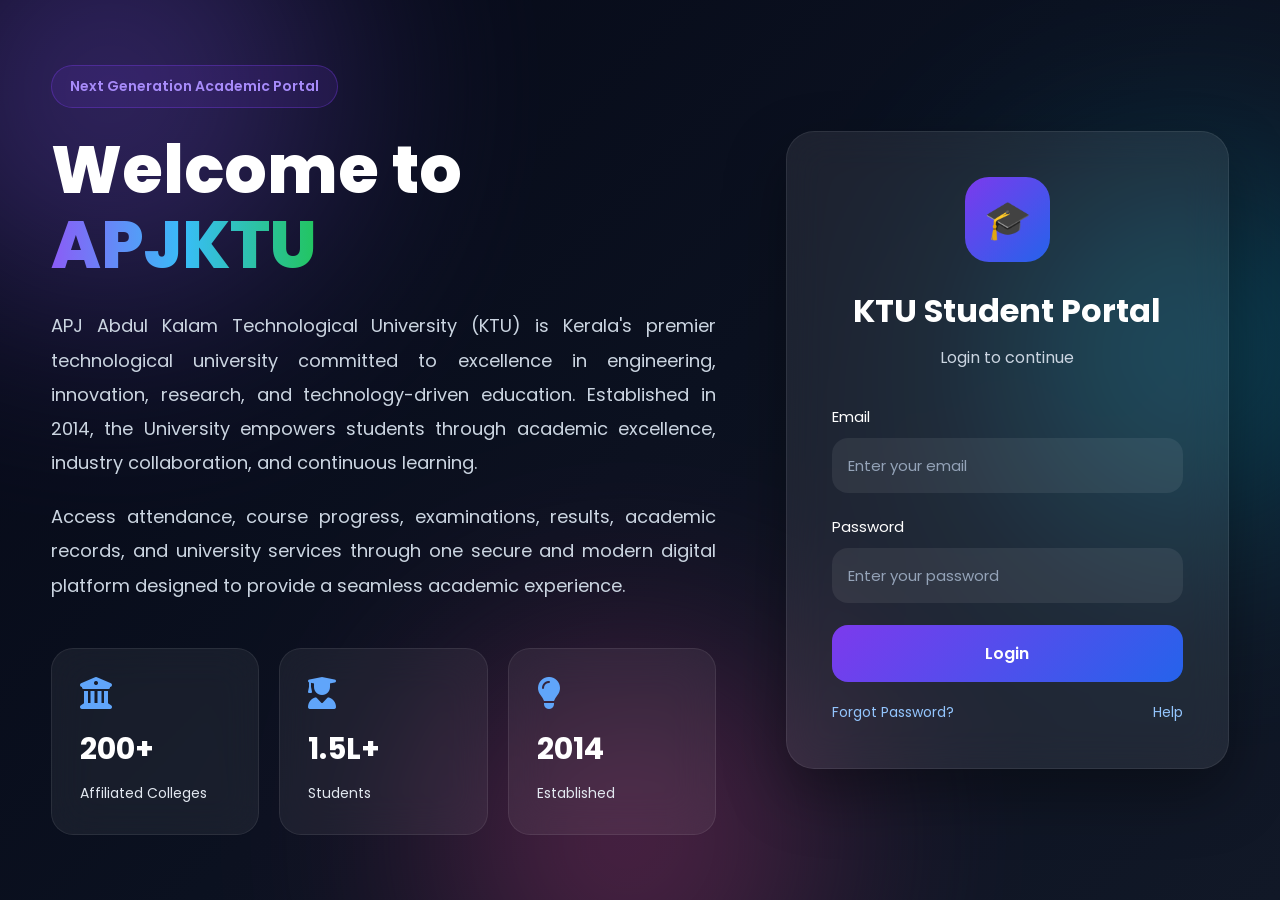
<file: index.html>
<!DOCTYPE html>
<html lang="en">

<head>

<meta charset="UTF-8">
<meta name="viewport" content="width=device-width,initial-scale=1.0">

<title>KTU Student Portal</title>

<link href="https://fonts.googleapis.com/css2?family=Poppins:wght@300;400;500;600;700;800&display=swap" rel="stylesheet">

<link rel="stylesheet"
href="https://cdnjs.cloudflare.com/ajax/libs/font-awesome/6.5.2/css/all.min.css">

<style>

*{
margin:0;
padding:0;
box-sizing:border-box;
font-family:'Poppins',sans-serif;
}

html{
scroll-behavior:smooth;
}

body{

background:#050816;
overflow:hidden;
height:100vh;
display:flex;
justify-content:center;
align-items:center;
color:white;

}

/*=============================
        AURORA
=============================*/

.aurora{

position:fixed;
inset:0;
overflow:hidden;
z-index:-2;

background:
linear-gradient(135deg,#050816,#0B1120,#111827);

}

.blob{

position:absolute;
border-radius:50%;
filter:blur(120px);
opacity:.35;
animation:float 15s infinite ease-in-out;

}

.b1{

width:420px;
height:420px;
background:#8B5CF6;
top:-120px;
left:-100px;

}

.b2{

width:340px;
height:340px;
background:#06B6D4;
right:-80px;
top:180px;

}

.b3{

width:360px;
height:360px;
background:#EC4899;
bottom:-120px;
left:35%;

}

@keyframes float{

0%{transform:translateY(0);}
50%{transform:translateY(-40px);}
100%{transform:translateY(0);}

}

/*=============================
        MAIN CONTAINER
=============================*/

.container{

width:92%;
max-width:1500px;

display:grid;

grid-template-columns:1.35fr .9fr;

gap:70px;

align-items:center;

}

/*=============================
        LEFT PANEL
=============================*/

.left{

animation:fadeLeft .8s ease;

}

.tag{

display:inline-block;

padding:10px 18px;

border-radius:50px;

background:rgba(124,58,237,.12);

border:1px solid rgba(124,58,237,.35);

color:#A78BFA;

font-size:14px;

font-weight:600;

margin-bottom:25px;

}

.left h1{

font-size:66px;

line-height:1.15;

margin-bottom:25px;

font-weight:800;

}

.left h1 span{

background:
linear-gradient(90deg,#8B5CF6,#38BDF8,#22C55E);

-webkit-background-clip:text;
-webkit-text-fill-color:transparent;

}

.left p{

font-size:18px;

line-height:1.9;

color:#CBD5E1;

margin-bottom:20px;

max-width:720px;

text-align:justify;

}

/*=============================
      MINI CARDS
=============================*/

.cards{

display:grid;

grid-template-columns:repeat(3,1fr);

gap:20px;

margin-top:45px;

}

.card{

padding:28px;

background:rgba(255,255,255,.06);

border:1px solid rgba(255,255,255,.08);

backdrop-filter:blur(20px);

border-radius:22px;

transition:.35s;

}

.card:hover{

transform:translateY(-8px);

background:
linear-gradient(135deg,#7C3AED,#2563EB);

box-shadow:

0 15px 40px rgba(124,58,237,.35);

}

.card i{

font-size:32px;

margin-bottom:18px;

color:#60A5FA;

}

.card h2{

font-size:30px;

margin-bottom:8px;

}

.card p{

font-size:14px;

margin:0;

color:#E2E8F0;

}

/*=============================
      LOGIN BOX
=============================*/

.login{

padding:45px;

background:rgba(255,255,255,.08);

backdrop-filter:blur(20px);

border:1px solid rgba(255,255,255,.08);

border-radius:28px;

box-shadow:0 25px 60px rgba(0,0,0,.35);

animation:fadeRight .8s ease;

}

.logo{

width:85px;

height:85px;

margin:auto;

border-radius:24px;

display:flex;

justify-content:center;

align-items:center;

background:
linear-gradient(135deg,#7C3AED,#2563EB);

font-size:38px;

margin-bottom:25px;

}

.login h2{

text-align:center;

font-size:32px;

margin-bottom:10px;

}

.subtitle{

text-align:center;

color:#CBD5E1;

margin-bottom:35px;

}

.input{

margin-bottom:22px;

}

.input label{

display:block;

margin-bottom:10px;

font-size:15px;

}

.input input{

width:100%;

padding:16px;

border:none;

outline:none;

border-radius:16px;

background:rgba(255,255,255,.07);

color:white;

font-size:15px;

}

.input input::placeholder{

color:#94A3B8;

}
.login button{

width:100%;

padding:16px;

border:none;

border-radius:16px;

font-size:16px;

font-weight:600;

cursor:pointer;

color:white;

background:linear-gradient(135deg,#7C3AED,#2563EB);

transition:.35s;

}

.login button:hover{

transform:translateY(-5px);

box-shadow:0 20px 40px rgba(124,58,237,.4);

}

.extra{

margin-top:20px;

display:flex;

justify-content:space-between;

font-size:14px;

}

.extra a{

color:#93C5FD;

text-decoration:none;

transition:.3s;

}

.extra a:hover{

color:white;

}

@keyframes fadeLeft{

from{

opacity:0;

transform:translateX(-50px);

}

to{

opacity:1;

transform:translateX(0);

}

}

@keyframes fadeRight{

from{

opacity:0;

transform:translateX(50px);

}

to{

opacity:1;

transform:translateX(0);

}

}

@media(max-width:1100px){

.container{

grid-template-columns:1fr;

}

.left{

display:none;

}

.login{

max-width:450px;

margin:auto;

}

}

@media(max-width:600px){

.login{

padding:30px;

}

.login h2{

font-size:28px;

}

.logo{

width:70px;

height:70px;

font-size:32px;

}

}

</style>

</head>

<body>

<div class="aurora">

<div class="blob b1"></div>

<div class="blob b2"></div>

<div class="blob b3"></div>

</div>

<div class="container">

<div class="left">

<span class="tag">

Next Generation Academic Portal

</span>

<h1>

Welcome to 

<span>APJKTU</span>

</h1>

<p>

APJ Abdul Kalam Technological University (KTU) is Kerala's premier technological university committed to excellence in engineering, innovation, research, and technology-driven education. Established in 2014, the University empowers students through academic excellence, industry collaboration, and continuous learning.

</p>

<p>

Access attendance, course progress, examinations, results, academic records, and university services through one secure and modern digital platform designed to provide a seamless academic experience.

</p>

<div class="cards">

<div class="card">

<i class="fa-solid fa-building-columns"></i>

<h2>200+</h2>

<p>Affiliated Colleges</p>

</div>

<div class="card">

<i class="fa-solid fa-user-graduate"></i>

<h2>1.5L+</h2>

<p>Students</p>

</div>

<div class="card">

<i class="fa-solid fa-lightbulb"></i>

<h2>2014</h2>

<p>Established</p>

</div>

</div>

</div>

<div class="login">

<div class="logo">

🎓

</div>

<h2>KTU Student Portal</h2>

<p class="subtitle">

Login to continue

</p>

<form id="loginForm">

<div class="input">

<label>Email</label>

<input
type="email"
id="email"
placeholder="Enter your email"
required>

</div>

<div class="input">

<label>Password</label>

<input
type="password"
id="password"
placeholder="Enter your password"
required>

</div>

<button type="submit">

Login

</button>

<div class="extra">

<a href="#">

Forgot Password?

</a>

<a href="dashboard.html">

Help

</a>

</div>

</form>

</div>

</div>
<script>

document.getElementById("loginForm").addEventListener("submit", function(e){

    e.preventDefault();

    const email = document.getElementById("email").value.trim();
    const password = document.getElementById("password").value.trim();

    if(email === "" || password === ""){

        alert("Please enter Email and Password.");
        return;

    }

    // Save login status
    localStorage.setItem("isLoggedIn","true");

    // Redirect to dashboard
    window.location.href = "dashboard.html";

});

</script>

</body>


</html>
</file>
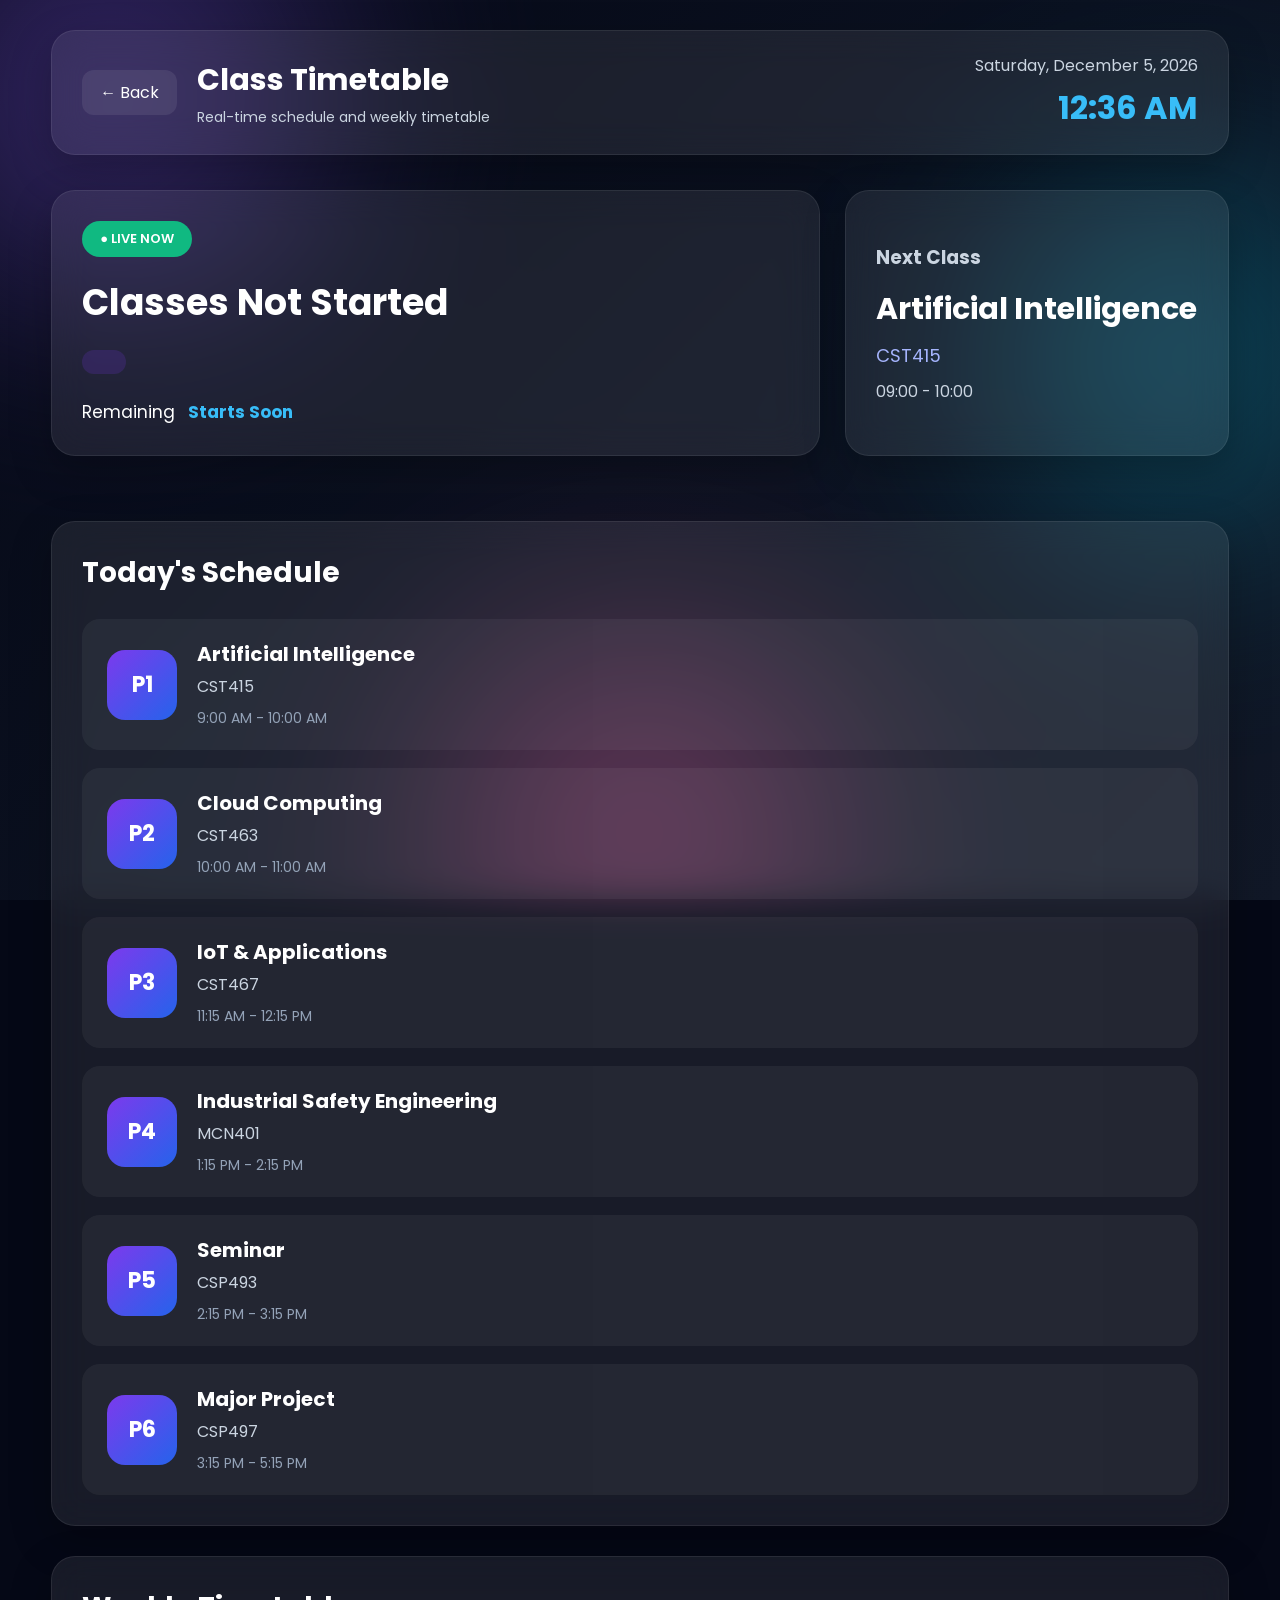
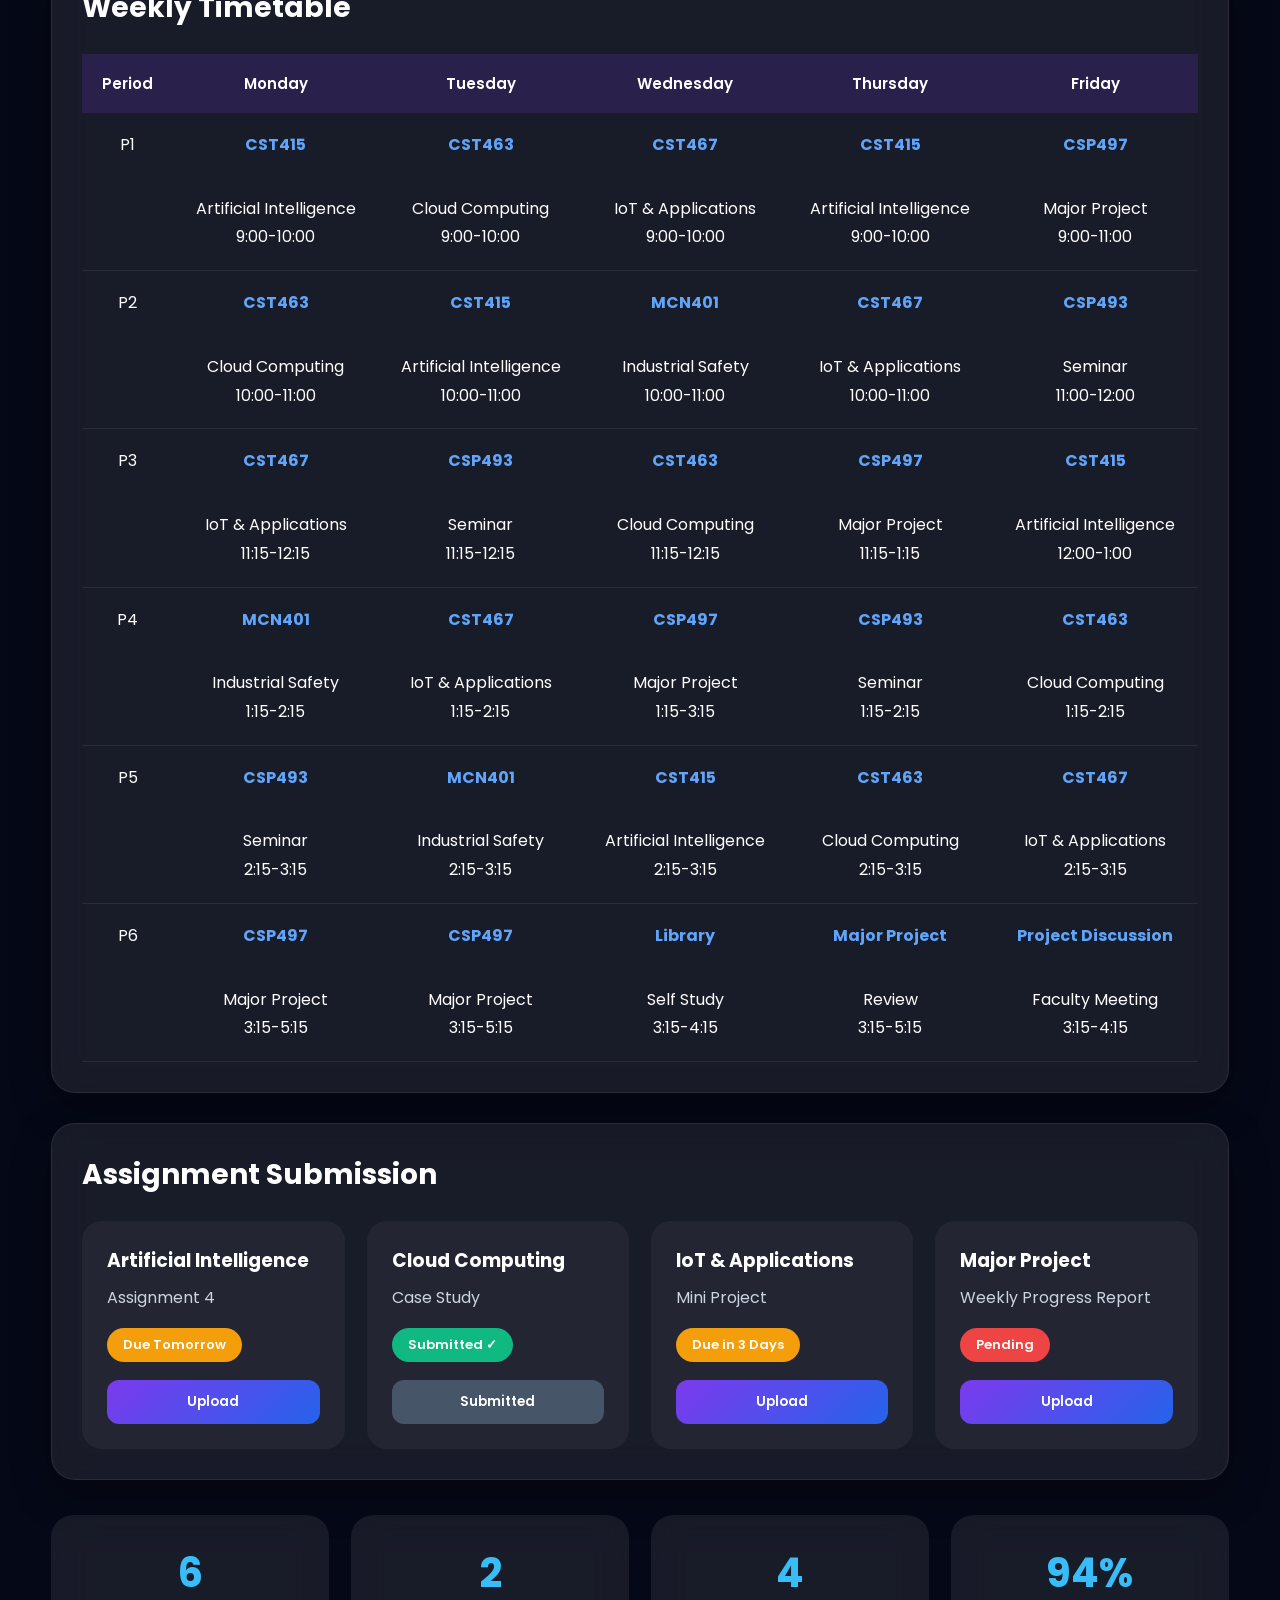
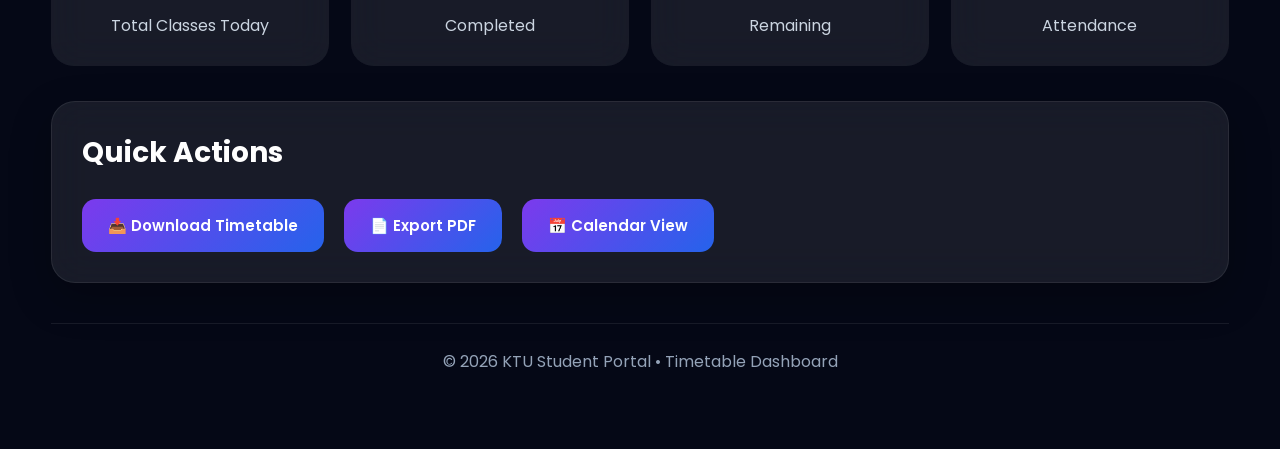
<file: timetable.html>
<!DOCTYPE html>
<html lang="en">

<head>

<meta charset="UTF-8">
<meta name="viewport" content="width=device-width, initial-scale=1.0">

<title>Timetable | KTU Student Portal</title>

<link rel="preconnect" href="https://fonts.googleapis.com">
<link rel="preconnect" href="https://fonts.gstatic.com" crossorigin>

<link href="https://fonts.googleapis.com/css2?family=Poppins:wght@300;400;500;600;700;800&display=swap" rel="stylesheet">

<link rel="stylesheet" href="timetable.css">

</head>

<body>

<!-- Background -->

<div class="aurora">
<div class="blob b1"></div>
<div class="blob b2"></div>
<div class="blob b3"></div>
</div>

<div class="container">

<!-- HEADER -->

<header>

<div class="header-left">

<a href="dashboard.html" class="back-btn">← Back</a>

<div>

<h2>Class Timetable</h2>

<p>Real-time schedule and weekly timetable</p>

</div>

</div>

<div class="clock-card">

<div id="liveDate"></div>

<h2 id="liveClock">10:45 AM</h2>

</div>

</header>

<!-- TODAY OVERVIEW -->

<section class="overview">

<div class="glass current-class">

<span class="status">● LIVE NOW</span>

<h3 id="currentSubject">

Artificial Intelligence

</h3>

<p id="currentCode">

CST415

</p>

<div class="time-box">

<span id="currentTime">

9:00 AM - 10:00 AM

</span>

</div>

<div class="countdown">

Remaining

<strong id="remainingTime">

18 mins

</strong>

</div>

</div>

<div class="glass next-class">

<h3>Next Class</h3>

<h2 id="nextSubject">

Cloud Computing

</h2>

<p id="nextCode">

CST463

</p>

<span id="nextTime">

10:00 AM - 11:00 AM

</span>

</div>

</section>

<!-- TODAY TIMELINE -->

<section class="glass">

<div class="section-title">

<h2>Today's Schedule</h2>

</div>

<div class="timeline">

<div class="timeline-card live">

<div class="period">

P1

</div>

<div class="details">

<h3>Artificial Intelligence</h3>

<p>CST415</p>

<span>9:00 AM - 10:00 AM</span>

</div>

<div class="indicator">

Current

</div>

</div>

<div class="timeline-card">

<div class="period">

P2

</div>

<div class="details">

<h3>Cloud Computing</h3>

<p>CST463</p>

<span>10:00 AM - 11:00 AM</span>

</div>

</div>

<div class="timeline-card">

<div class="period">

P3

</div>

<div class="details">

<h3>IoT & Applications</h3>

<p>CST467</p>

<span>11:15 AM - 12:15 PM</span>

</div>

</div>

<div class="timeline-card">

<div class="period">

P4

</div>

<div class="details">

<h3>Industrial Safety Engineering</h3>

<p>MCN401</p>

<span>1:15 PM - 2:15 PM</span>

</div>

</div>

<div class="timeline-card">

<div class="period">

P5

</div>

<div class="details">

<h3>Seminar</h3>

<p>CSP493</p>

<span>2:15 PM - 3:15 PM</span>

</div>

</div>

<div class="timeline-card">

<div class="period">

P6

</div>

<div class="details">

<h3>Major Project</h3>

<p>CSP497</p>

<span>3:15 PM - 5:15 PM</span>

</div>

</div>

</div>

</section>

<!-- WEEKLY TIMETABLE -->

<section class="glass">

<div class="section-title">

<h2>Weekly Timetable</h2>

</div>

<div class="table-wrapper">

<table class="timetable">

<tr>

<th>Period</th>

<th>Monday</th>

<th>Tuesday</th>

<th>Wednesday</th>

<th>Thursday</th>

<th>Friday</th>

</tr>

<tr>

<td>P1</td>

<td>

<strong>CST415</strong><br>

Artificial Intelligence<br>

9:00-10:00

</td>

<td>

<strong>CST463</strong><br>

Cloud Computing<br>

9:00-10:00

</td>

<td>

<strong>CST467</strong><br>

IoT & Applications<br>

9:00-10:00

</td>

<td>

<strong>CST415</strong><br>

Artificial Intelligence<br>

9:00-10:00

</td>

<td>

<strong>CSP497</strong><br>

Major Project<br>

9:00-11:00

</td>

</tr>

<tr>

<td>P2</td>

<td>

<strong>CST463</strong><br>

Cloud Computing<br>

10:00-11:00

</td>

<td>

<strong>CST415</strong><br>

Artificial Intelligence<br>

10:00-11:00

</td>

<td>

<strong>MCN401</strong><br>

Industrial Safety<br>

10:00-11:00

</td>

<td>

<strong>CST467</strong><br>

IoT & Applications<br>

10:00-11:00

</td>

<td>

<strong>CSP493</strong><br>

Seminar<br>

11:00-12:00

</td>

</tr>
<tr>

<td>P3</td>

<td>

<strong>CST467</strong><br>
IoT & Applications<br>
11:15-12:15

</td>

<td>

<strong>CSP493</strong><br>
Seminar<br>
11:15-12:15

</td>

<td>

<strong>CST463</strong><br>
Cloud Computing<br>
11:15-12:15

</td>

<td>

<strong>CSP497</strong><br>
Major Project<br>
11:15-1:15

</td>

<td>

<strong>CST415</strong><br>
Artificial Intelligence<br>
12:00-1:00

</td>

</tr>

<tr>

<td>P4</td>

<td>

<strong>MCN401</strong><br>
Industrial Safety<br>
1:15-2:15

</td>

<td>

<strong>CST467</strong><br>
IoT & Applications<br>
1:15-2:15

</td>

<td>

<strong>CSP497</strong><br>
Major Project<br>
1:15-3:15

</td>

<td>

<strong>CSP493</strong><br>
Seminar<br>
1:15-2:15

</td>

<td>

<strong>CST463</strong><br>
Cloud Computing<br>
1:15-2:15

</td>

</tr>

<tr>

<td>P5</td>

<td>

<strong>CSP493</strong><br>
Seminar<br>
2:15-3:15

</td>

<td>

<strong>MCN401</strong><br>
Industrial Safety<br>
2:15-3:15

</td>

<td>

<strong>CST415</strong><br>
Artificial Intelligence<br>
2:15-3:15

</td>

<td>

<strong>CST463</strong><br>
Cloud Computing<br>
2:15-3:15

</td>

<td>

<strong>CST467</strong><br>
IoT & Applications<br>
2:15-3:15

</td>

</tr>

<tr>

<td>P6</td>

<td>

<strong>CSP497</strong><br>
Major Project<br>
3:15-5:15

</td>

<td>

<strong>CSP497</strong><br>
Major Project<br>
3:15-5:15

</td>

<td>

<strong>Library</strong><br>
Self Study<br>
3:15-4:15

</td>

<td>

<strong>Major Project</strong><br>
Review<br>
3:15-5:15

</td>

<td>

<strong>Project Discussion</strong><br>
Faculty Meeting<br>
3:15-4:15

</td>

</tr>

</table>

</div>

</section>

<!-- ASSIGNMENT SUBMISSION -->

<section class="glass">

<div class="section-title">

<h2>Assignment Submission</h2>

</div>

<div class="assignment-grid">

<div class="assignment-card">

<h3>Artificial Intelligence</h3>

<p>Assignment 4</p>

<span class="due">Due Tomorrow</span>

<button>Upload</button>

</div>

<div class="assignment-card">

<h3>Cloud Computing</h3>

<p>Case Study</p>

<span class="submitted">Submitted ✓</span>

<button disabled>Submitted</button>

</div>

<div class="assignment-card">

<h3>IoT & Applications</h3>

<p>Mini Project</p>

<span class="due">Due in 3 Days</span>

<button>Upload</button>

</div>

<div class="assignment-card">

<h3>Major Project</h3>

<p>Weekly Progress Report</p>

<span class="pending">Pending</span>

<button>Upload</button>

</div>

</div>

</section>

<!-- TODAY'S STATISTICS -->

<section class="stats">

<div class="stat-card">

<h2>6</h2>

<p>Total Classes Today</p>

</div>

<div class="stat-card">

<h2>2</h2>

<p>Completed</p>

</div>

<div class="stat-card">

<h2>4</h2>

<p>Remaining</p>

</div>

<div class="stat-card">

<h2>94%</h2>

<p>Attendance</p>

</div>

</section>

<!-- QUICK ACTIONS -->

<section class="glass">

<div class="section-title">

<h2>Quick Actions</h2>

</div>

<div class="actions">

<button>📥 Download Timetable</button>

<button>📄 Export PDF</button>

<button>📅 Calendar View</button>

</div>

</section>

<footer>

<p>

© 2026 KTU Student Portal • Timetable Dashboard

</p>

</footer>

</div>

<script src="timetable.js"></script>

</body>

</html>
</file>
<file: timetable.css>
/*=========================================
        GOOGLE FONT & RESET
=========================================*/

@import url('https://fonts.googleapis.com/css2?family=Poppins:wght@300;400;500;600;700;800&display=swap');

*{
margin:0;
padding:0;
box-sizing:border-box;
font-family:'Poppins',sans-serif;
}

html{
scroll-behavior:smooth;
}

body{
background:#050816;
color:#fff;
overflow-x:hidden;
animation:fadePage .8s ease;
}

/*=========================================
        AURORA BACKGROUND
=========================================*/

.aurora{
position:fixed;
inset:0;
z-index:-2;
background:linear-gradient(135deg,#050816,#0B1120,#111827);
overflow:hidden;
}

.blob{
position:absolute;
border-radius:50%;
filter:blur(120px);
opacity:.35;
animation:float 15s ease-in-out infinite;
}

.b1{
width:420px;
height:420px;
background:#8B5CF6;
top:-120px;
left:-100px;
}

.b2{
width:350px;
height:350px;
background:#06B6D4;
top:180px;
right:-80px;
}

.b3{
width:380px;
height:380px;
background:#EC4899;
bottom:-120px;
left:35%;
}

@keyframes float{

0%{
transform:translateY(0);
}

50%{
transform:translateY(-35px);
}

100%{
transform:translateY(0);
}

}

/*=========================================
        CONTAINER
=========================================*/

.container{
width:92%;
max-width:1500px;
margin:auto;
padding:30px 0 50px;
}

/*=========================================
        GLASS EFFECT
=========================================*/

.glass,
header{

background:rgba(255,255,255,.08);
backdrop-filter:blur(18px);
border:1px solid rgba(255,255,255,.08);
box-shadow:0 15px 40px rgba(0,0,0,.25);

}

/*=========================================
        HEADER
=========================================*/

header{

display:flex;
justify-content:space-between;
align-items:center;
padding:22px 30px;
border-radius:24px;
margin-bottom:35px;

}

.header-left{

display:flex;
align-items:center;
gap:20px;

}

.back-btn{

text-decoration:none;
color:white;
padding:10px 18px;
border-radius:12px;
background:rgba(255,255,255,.08);
transition:.3s;

}

.back-btn:hover{

background:#7C3AED;

}

.header-left h2{

font-size:30px;
font-weight:700;

}

.header-left p{

color:#CBD5E1;
font-size:14px;
margin-top:4px;

}

.clock-card{

text-align:right;

}

.clock-card h2{

font-size:32px;
color:#38BDF8;

}

#liveDate{

color:#CBD5E1;
margin-bottom:6px;

}

/*=========================================
        TODAY OVERVIEW
=========================================*/

.overview{

display:grid;
grid-template-columns:2fr 1fr;
gap:25px;
margin-bottom:35px;

}

.current-class,
.next-class{

padding:35px;
border-radius:24px;

}

.status{

display:inline-block;
padding:8px 18px;
background:#10B981;
border-radius:30px;
font-size:13px;
font-weight:600;
margin-bottom:18px;

}

.current-class h3{

font-size:36px;
margin-bottom:10px;

}

.current-class p{

color:#CBD5E1;
margin-bottom:20px;

}

.time-box{

display:inline-block;
padding:12px 22px;
background:rgba(124,58,237,.18);
border-radius:14px;
margin-bottom:18px;

}

.countdown{

font-size:17px;

}

.countdown strong{

color:#38BDF8;
margin-left:8px;

}

.next-class{

display:flex;
flex-direction:column;
justify-content:center;

}

.next-class h3{

color:#CBD5E1;
margin-bottom:15px;

}

.next-class h2{

font-size:30px;
margin-bottom:10px;

}

.next-class p{

font-size:18px;
color:#A5B4FC;
margin-bottom:10px;

}

.next-class span{

color:#CBD5E1;

}

/*=========================================
        SECTION TITLE
=========================================*/

.section-title{

display:flex;
justify-content:space-between;
align-items:center;
margin-bottom:25px;

}

.section-title h2{

font-size:28px;

}

/*=========================================
        TODAY TIMELINE
=========================================*/

.timeline{

display:flex;
flex-direction:column;
gap:18px;

}

.timeline-card{

display:flex;
align-items:center;
gap:20px;

padding:20px 25px;

background:rgba(255,255,255,.05);

border-radius:18px;

transition:.35s;

}

.timeline-card:hover{

transform:translateX(8px);

background:rgba(124,58,237,.15);

}

.timeline-card.live{

border-left:6px solid #10B981;

background:linear-gradient(90deg,
rgba(16,185,129,.18),
rgba(255,255,255,.05));

box-shadow:0 0 20px rgba(16,185,129,.25);

}

.period{

width:70px;
height:70px;

border-radius:18px;

display:flex;
justify-content:center;
align-items:center;

background:linear-gradient(135deg,#7C3AED,#2563EB);

font-size:22px;
font-weight:700;

}

.details{

flex:1;

}

.details h3{

font-size:20px;
margin-bottom:5px;

}

.details p{

color:#CBD5E1;
margin-bottom:6px;

}

.details span{

font-size:14px;
color:#94A3B8;

}

.indicator{

padding:8px 16px;
background:#10B981;
border-radius:30px;
font-size:13px;
font-weight:600;

}
/*=========================================
        WEEKLY TIMETABLE
=========================================*/

.table-wrapper{

overflow-x:auto;

}

.timetable{

width:100%;
border-collapse:collapse;
min-width:1100px;

}

.timetable th{

background:rgba(124,58,237,.18);
padding:18px;
font-size:15px;
font-weight:600;

}

.timetable td{

padding:18px;
text-align:center;
vertical-align:top;
line-height:1.8;
border-bottom:1px solid rgba(255,255,255,.08);
transition:.3s;

}

.timetable td:hover{

background:rgba(124,58,237,.12);

}

.timetable strong{

display:block;
color:#60A5FA;
margin-bottom:6px;

}

/*=========================================
        ASSIGNMENT SECTION
=========================================*/

.assignment-grid{

display:grid;
grid-template-columns:repeat(4,1fr);
gap:22px;

}

.assignment-card{

padding:25px;
border-radius:20px;
background:rgba(255,255,255,.05);
transition:.35s;

}

.assignment-card:hover{

transform:translateY(-8px);

background:rgba(124,58,237,.15);

}

.assignment-card h3{

margin-bottom:10px;

}

.assignment-card p{

color:#CBD5E1;
margin-bottom:18px;

}

.assignment-card button{

margin-top:18px;
width:100%;
padding:12px;
border:none;
border-radius:12px;
background:linear-gradient(135deg,#7C3AED,#2563EB);
color:white;
cursor:pointer;
font-weight:600;
transition:.3s;

}

.assignment-card button:hover{

transform:translateY(-3px);

}

.assignment-card button:disabled{

background:#475569;
cursor:not-allowed;

}

.due,
.submitted,
.pending{

display:inline-block;
padding:7px 16px;
border-radius:25px;
font-size:13px;
font-weight:600;

}

.due{

background:#F59E0B;

}

.submitted{

background:#10B981;

}

.pending{

background:#EF4444;

}

/*=========================================
        STATISTICS
=========================================*/

.stats{

display:grid;
grid-template-columns:repeat(4,1fr);
gap:22px;
margin:35px 0;

}

.stat-card{

padding:28px;
border-radius:22px;
text-align:center;

background:rgba(255,255,255,.08);

backdrop-filter:blur(18px);

transition:.35s;

}

.stat-card:hover{

transform:translateY(-8px);

box-shadow:0 0 25px rgba(124,58,237,.25);

}

.stat-card h2{

font-size:40px;
margin-bottom:10px;
color:#38BDF8;

}

.stat-card p{

color:#CBD5E1;

}

/*=========================================
        QUICK ACTIONS
=========================================*/

.actions{

display:flex;
gap:20px;
flex-wrap:wrap;

}

.actions button{

padding:15px 26px;

border:none;

border-radius:14px;

background:linear-gradient(135deg,#7C3AED,#2563EB);

color:white;

font-size:15px;

font-weight:600;

cursor:pointer;

transition:.3s;

}

.actions button:hover{

transform:translateY(-4px);

box-shadow:0 15px 35px rgba(124,58,237,.35);

}

/*=========================================
        GLASS SECTIONS
=========================================*/

.glass{

padding:30px;
border-radius:24px;
margin-bottom:30px;
animation:fadeUp .8s ease;

}

/*=========================================
        FOOTER
=========================================*/

footer{

margin-top:40px;
padding:25px;
text-align:center;
color:#94A3B8;
border-top:1px solid rgba(255,255,255,.08);

}

/*=========================================
        RESPONSIVE
=========================================*/

@media(max-width:1200px){

.overview{

grid-template-columns:1fr;

}

.assignment-grid{

grid-template-columns:repeat(2,1fr);

}

.stats{

grid-template-columns:repeat(2,1fr);

}

}

@media(max-width:768px){

.container{

width:95%;

}

header{

flex-direction:column;
gap:20px;
align-items:flex-start;

}

.header-left{

flex-direction:column;
align-items:flex-start;

}

.overview{

grid-template-columns:1fr;

}

.assignment-grid{

grid-template-columns:1fr;

}

.stats{

grid-template-columns:1fr;

}

.actions{

flex-direction:column;

}

.actions button{

width:100%;

}

.clock-card{

text-align:left;

}

.current-class h3{

font-size:28px;

}

.timeline-card{

flex-direction:column;
align-items:flex-start;

}

.period{

width:60px;
height:60px;

}

}

/*=========================================
        SCROLLBAR
=========================================*/

::-webkit-scrollbar{

width:10px;
height:10px;

}

::-webkit-scrollbar-track{

background:#111827;

}

::-webkit-scrollbar-thumb{

background:#7C3AED;
border-radius:20px;

}

::-webkit-scrollbar-thumb:hover{

background:#9333EA;

}

/*=========================================
        ANIMATIONS
=========================================*/

@keyframes fadePage{

from{

opacity:0;

}

to{

opacity:1;

}

}

@keyframes fadeUp{

from{

opacity:0;
transform:translateY(30px);

}

to{

opacity:1;
transform:translateY(0);

}

}

.timeline-card,
.assignment-card,
.stat-card,
.glass{

animation:fadeUp .8s ease both;

}
</file>
